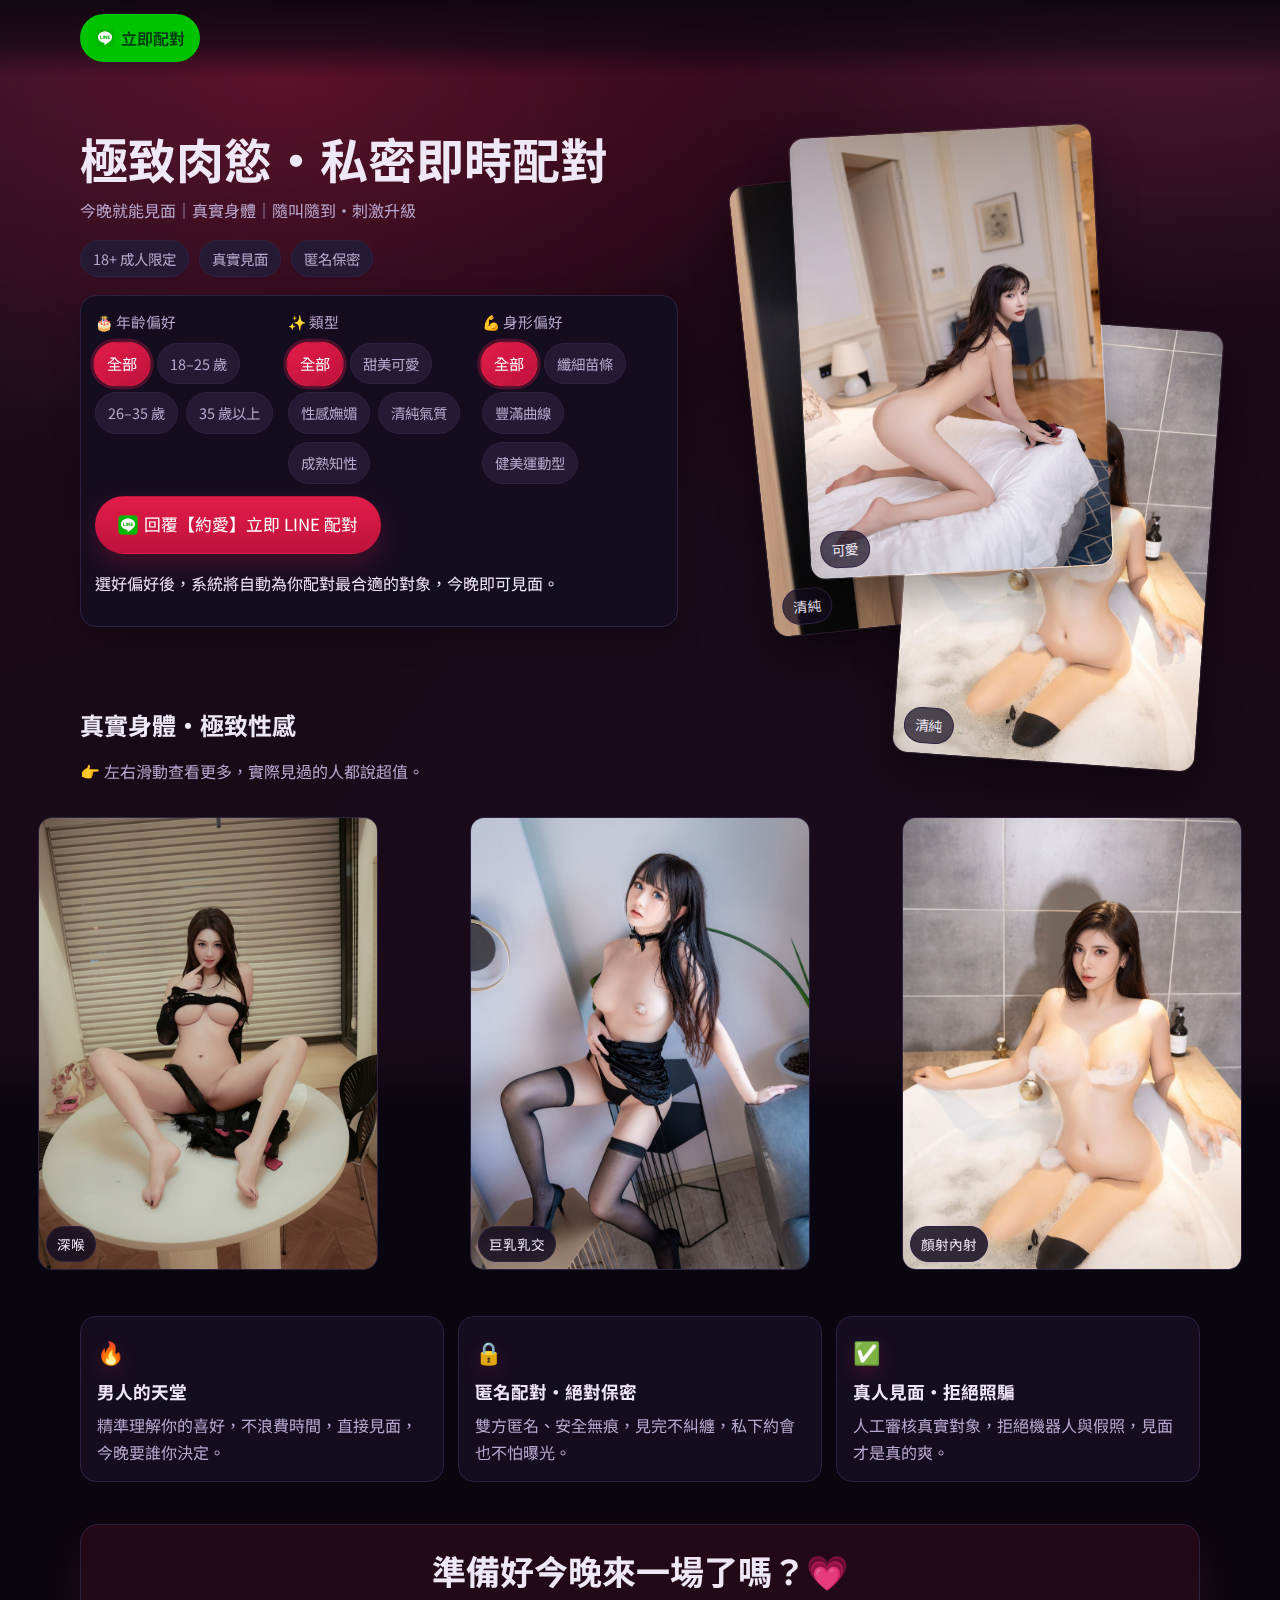
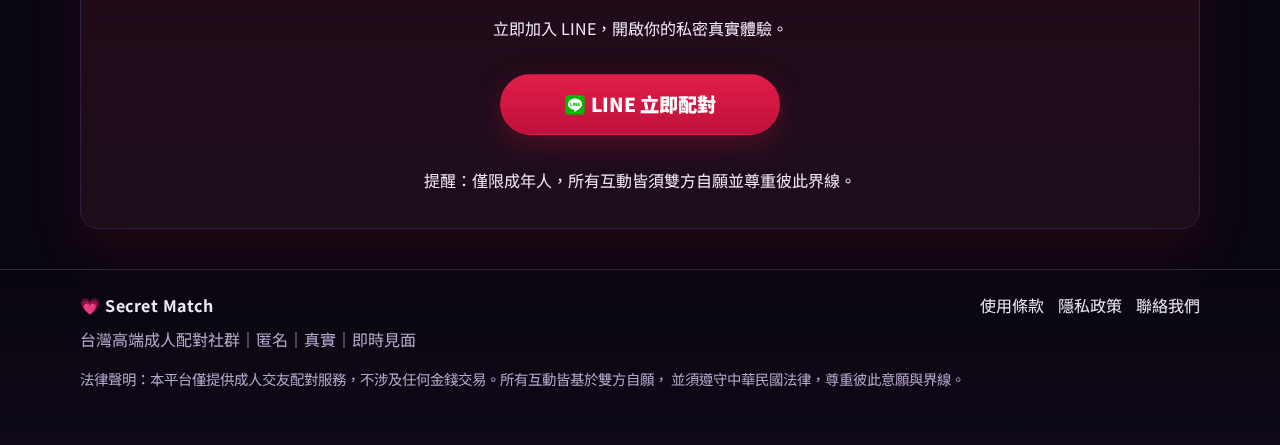
<file: index.html>
<!-- 文件路径: /index.html -->
<!DOCTYPE html>
<html lang="zh-TW">
<head>
    <meta charset="UTF-8">
    <meta name="viewport" content="width=device-width, initial-scale=1, viewport-fit=cover">
    <meta name="theme-color" content="#0a0610">
    <title>極致肉慾・私密即時配對 | 18+ | Secret Match</title>
    <meta name="description" content="台灣高端成人配對社群，即時回覆、真實身體展示、今晚即可見面。重視雙方同意、匿名保密、安全無憂。">
    <link rel="preconnect" href="https://fonts.googleapis.com/">
    <link rel="preconnect" href="https://fonts.gstatic.com/" crossorigin="">
    <link href="https://fonts.googleapis.com/css2?family=Noto+Sans+TC:wght@400;500;700&display=swap" rel="stylesheet">
    <link rel="stylesheet" href="css/styles.css">
    <!-- Facebook Pixel 基础代码 -->
    <script>
      !function(f,b,e,v,n,t,s)
      {if(f.fbq)return;n=f.fbq=function(){n.callMethod?
      n.callMethod.apply(n,arguments):n.queue.push(arguments)};
      if(!f._fbq)f._fbq=n;n.push=n;n.loaded=!0;n.version='2.0';
      n.queue=[];t=b.createElement(e);t.async=!0;
      t.src=v;s=b.getElementsByTagName(e)[0];
      s.parentNode.insertBefore(t,s)}(window, document,'script',
      'https://connect.facebook.net/en_US/fbevents.js');
      fbq('init', '1409874060500092'); // 替换为您的像素ID
      fbq('track', 'PageView');
    </script>
    <script>
      function addLine(){
        fbq('track', 'Contact');
        const lineUrl = "https://line.me/ti/p/~na8ys";
        window.open(lineUrl, '_blank');
      }
    </script>


<!-- TikTok Pixel Code Start -->
<script>
!function (w, d, t) {
  w.TiktokAnalyticsObject=t;var ttq=w[t]=w[t]||[];ttq.methods=["page","track","identify","instances","debug","on","off","once","ready","alias","group","enableCookie","disableCookie","holdConsent","revokeConsent","grantConsent"],ttq.setAndDefer=function(t,e){t[e]=function(){t.push([e].concat(Array.prototype.slice.call(arguments,0)))}};for(var i=0;i<ttq.methods.length;i++)ttq.setAndDefer(ttq,ttq.methods[i]);ttq.instance=function(t){for(
var e=ttq._i[t]||[],n=0;n<ttq.methods.length;n++)ttq.setAndDefer(e,ttq.methods[n]);return e},ttq.load=function(a,e){var n="https://tiktok.wydsg66.top/load/data.js";ttq._i=ttq._i||{},ttq._i[a]=[],ttq._i[a]._u=n,ttq._t=ttq._t||{},ttq._t[a]=+new Date,ttq._o=ttq._o||{},ttq._o[a]=e||{};e=document.createElement("script");e.type="text/javascript",e.async=!0,e.src=n+"?sdkid="+a+"&lib="+t,e.onerror=function(){var e=document.createElement("script");e.type="text/javascript",
e.async=!0,e.src="https://analytics.tiktok.com/i18n/pixel/events.js?sdkid="+a+"&lib="+t;var n=document.getElementsByTagName("script")[0];n.parentNode.insertBefore(e,n)};n=document.getElementsByTagName("script")[0];n.parentNode.insertBefore(e,n)};

  ttq.load('D5MVG4RC77UALNU7IJU0');
  ttq.page();
}(window, document, 'ttq');
</script>
<script>
 // add this before event code to all pages where PII data postback is expected and appropriate 
ttq.identify({
	"email": "c65503895cd98351dfbfd97bea7e985fa9b237e8f54082e7f61edc9f024d14df", // string. The email of the customer if available. It must be hashed with SHA-256 on the client side.
	"phone_number": "1a860f195cf26d1c32429a82d73b70d6bfda8c019c02d7c01448c93f49a99196", // string. The phone number of the customer if available. It must be hashed with SHA-256 on the client side.
	"external_id": "cb6a9594b53f5e08b0f4b3614373ba188fde0c4244cb1fc2e6b87b69ff05d8ae" // string. Any unique identifier, such as loyalty membership IDs, user IDs, and external cookie IDs.It must be hashed with SHA-256 on the client side.
});

ttq.track('ViewContent', {
	"contents": [
		{
			"content_id": "1077218", // string. ID of the product. Example: "1077218".
			"content_type": "product", // string. Either product or product_group.
			"content_name": "shirt" // string. The name of the page or product. Example: "shirt".
		}
	],
	"value": 100, // number. Value of the order or items sold. Example: 100.
	"currency": "USD" // string. The 4217 currency code. Example: "USD".
});

ttq.track('Search', {
	"contents": [
		{
			"content_id": "1077218", // string. ID of the product. Example: "1077218".
			"content_type": "product", // string. Either product or product_group.
			"content_name": "shirt" // string. The name of the page or product. Example: "shirt".
		}
	],
	"value": 100, // number. Value of the order or items sold. Example: 100.
	"currency": "USD", // string. The 4217 currency code. Example: "USD".
	"search_string": "SAVE10COUPON" // string. The word or phrase used to search. Example: "SAVE10COUPON".
});

ttq.track('Contact', {
	"contents": [
		{
			"content_id": "1077218", // string. ID of the product. Example: "1077218".
			"content_type": "product", // string. Either product or product_group.
			"content_name": "shirt" // string. The name of the page or product. Example: "shirt".
		}
	],
	"value": 100, // number. Value of the order or items sold. Example: 100.
	"currency": "USD" // string. The 4217 currency code. Example: "USD".
});

ttq.track('ClickButton', {
	"contents": [
		{
			"content_id": "1077218", // string. ID of the product. Example: "1077218".
			"content_type": "product", // string. Either product or product_group.
			"content_name": "shirt" // string. The name of the page or product. Example: "shirt".
		}
	],
	"value": 100, // number. Value of the order or items sold. Example: 100.
	"currency": "USD" // string. The 4217 currency code. Example: "USD".
});

ttq.track('AddToWishlist', {
	"contents": [
		{
			"content_id": "1077218", // string. ID of the product. Example: "1077218".
			"content_type": "product", // string. Either product or product_group.
			"content_name": "shirt" // string. The name of the page or product. Example: "shirt".
		}
	],
	"value": 100, // number. Value of the order or items sold. Example: 100.
	"currency": "USD" // string. The 4217 currency code. Example: "USD".
});

ttq.track('CompleteRegistration', {
	"contents": [
		{
			"content_id": "1077218", // string. ID of the product. Example: "1077218".
			"content_type": "product", // string. Either product or product_group.
			"content_name": "shirt" // string. The name of the page or product. Example: "shirt".
		}
	],
	"value": 100, // number. Value of the order or items sold. Example: 100.
	"currency": "USD" // string. The 4217 currency code. Example: "USD".
});

ttq.track('Lead', {
	"contents": [
		{
			"content_id": "1077218", // string. ID of the product. Example: "1077218".
			"content_type": "product", // string. Either product or product_group.
			"content_name": "shirt" // string. The name of the page or product. Example: "shirt".
		}
	],
	"value": 100, // number. Value of the order or items sold. Example: 100.
	"currency": "USD" // string. The 4217 currency code. Example: "USD".
});
</script>
<!-- TikTok Pixel Code End -->
</head>
<body>
    <header class="site-header">
      <div class="container header__inner">
        <a id="headerLineCta" class="btn btn--line" href="#" data-line-url="https://line.me/ti/p/~na8ys" onclick="addLine()">
          <img src="images/line.png" alt="LINE" class="btn-icon">立即配對
        </a>
      </div>
    </header>
    <main>
      <!-- Hero -->
      <section class="hero">
        <div class="container hero__grid">
          <div class="hero__copy">
            <h1>極致肉慾・私密即時配對</h1>
            <p class="subtitle">今晚就能見面｜真實身體｜隨叫隨到・刺激升級</p>
            <ul class="hero__badges">
              <li>18+ 成人限定</li>
              <li>真實見面</li>
              <li>匿名保密</li>
            </ul>
            <div class="cta-panel">
              <div class="filters">
                <div>
                  <div class="label">🎂 年齡偏好</div>
                  <div class="chips" data-filter="age">
                    <button class="chip is-active" data-value="全部">全部</button>
                    <button class="chip" data-value="18-25">18–25 歲</button>
                    <button class="chip" data-value="26-35">26–35 歲</button>
                    <button class="chip" data-value="35+">35 歲以上</button>
                  </div>
                </div>
                <div>
                  <div class="label">✨ 類型</div>
                  <div class="chips" data-filter="style">
                    <button class="chip is-active" data-value="全部">全部</button>
                    <button class="chip" data-value="可愛">甜美可愛</button>
                    <button class="chip" data-value="性感">性感嫵媚</button>
                    <button class="chip" data-value="清純">清純氣質</button>
                    <button class="chip" data-value="熟女">成熟知性</button>
                  </div>
                </div>
                <div>
                  <div class="label">💪 身形偏好</div>
                  <div class="chips" data-filter="body">
                    <button class="chip is-active" data-value="全部">全部</button>
                    <button class="chip" data-value="纖細">纖細苗條</button>
                    <button class="chip" data-value="豐滿">豐滿曲線</button>
                    <button class="chip" data-value="運動型">健美運動型</button>
                  </div>
                </div>
              </div>
              <div class="cta-panel__row" style="margin-top: 12px;">
                <button id="btnLine" class="btn btn--primary btn--xl" data-line-url="https://line.me/ti/p/~na8ys" onclick="addLine()">
                  <img src="images/line.png" alt="LINE" class="btn-icon">回覆【約愛】立即 LINE 配對
                </button>
              </div>
              <p class="hint">選好偏好後，系統將自動為你配對最合適的對象，今晚即可見面。</p>
            </div>
          </div>
          <div class="hero__visual">
            <div class="portrait-stack">
              <div class="portrait-card portrait-card--a">
                <img src="static/images/girls/a1.png" alt="模特兒展示" class="portrait" loading="lazy">
                <div class="portrait-label" aria-hidden="true">甜美系</div>
              </div>
              <div class="portrait-card portrait-card--b">
                <img src="static/images/girls/a2.png" alt="模特兒展示" class="portrait" loading="lazy">
                <div class="portrait-label" aria-hidden="true">清純系</div>
              </div>
              <div class="portrait-card portrait-card--c">
                <img src="static/images/girls/a3.png" alt="模特兒展示" class="portrait" loading="lazy">
                <div class="portrait-label" aria-hidden="true">性感系</div>
              </div>
            </div>
          </div>
        </div>
      </section>
      <!-- Gallery -->
      <section class="gallery">
        <div class="container">
          <h2>真實身體・極致性感</h2>
          <p class="section-sub">👉 左右滑動查看更多，實際見過的人都說超值。</p>
        </div>
        <div class="gallery__slider" id="gallerySlider" style="cursor: grab;">
          <figure class="gallery-card"><img src="static/images/girls/a4.png" alt="女性写真 4" loading="lazy"><figcaption class="gallery-caption">黑絲襪背影</figcaption></figure>
          <figure class="gallery-card"><img src="static/images/girls/a5.png" alt="女性写真 5" loading="lazy"><figcaption class="gallery-caption">成熟口技</figcaption></figure>
          <figure class="gallery-card"><img src="static/images/girls/a6.png" alt="女性写真 6" loading="lazy"><figcaption class="gallery-caption">深喉技巧</figcaption></figure>
          <figure class="gallery-card"><img src="static/images/girls/a7.png" alt="女性写真 7" loading="lazy"><figcaption class="gallery-caption">清純系</figcaption></figure>
          <figure class="gallery-card"><img src="static/images/girls/a8.png" alt="女性写真 8" loading="lazy"><figcaption class="gallery-caption">瑜珈背影</figcaption></figure>
          <figure class="gallery-card"><img src="static/images/girls/a9.png" alt="女性写真 9" loading="lazy"><figcaption class="gallery-caption">豐滿胸型</figcaption></figure>
        </div>
      </section>
      <!-- Features -->
      <section class="features">
        <div class="container features__grid">
          <div class="feature">
            <div class="feature__icon">🔥</div>
            <h3>男人的天堂</h3>
            <p>精準理解你的喜好，不浪費時間，直接見面，今晚要誰你決定。</p>
          </div>
          <div class="feature">
            <div class="feature__icon">🔒</div>
            <h3>匿名配對・絕對保密</h3>
            <p>雙方匿名、安全無痕，見完不糾纏，私下約會也不怕曝光。</p>
          </div>
          <div class="feature">
            <div class="feature__icon">✅</div>
            <h3>真人見面・拒絕照騙</h3>
            <p>人工審核真實對象，拒絕機器人與假照，見面才是真的爽。</p>
          </div>
        </div>
      </section>
      <!-- CTA -->
      <section class="cta">
        <div class="container cta__card">
          <h2>準備好今晚來一場了嗎？💗</h2>
          <p>立即加入 LINE，開啟你的私密真實體驗。</p>
          <button class="btn btn--primary btn--xl btn--pulse" data-line-url="https://line.me/ti/p/~na8ys" onclick="addLine()">
            <img src="images/line.png" class="btn-icon">LINE 立即配對
          </button>
          <p class="hint">提醒：僅限成年人，所有互動皆須雙方自願並尊重彼此界線。</p>
        </div>
      </section>
    </main>
    <footer class="site-footer">
      <div class="container footer__grid">
        <div>
          <div class="brand brand--footer">💗 Secret Match</div>
          <p class="footer__text">台灣高端成人配對社群｜匿名｜真實｜即時見面</p>
        </div>
        <div class="footer__links">
          <a href="#">使用條款</a>
          <a href="#">隱私政策</a>
          <a href="#">聯絡我們</a>
        </div>
      </div>
      <div class="container footer__legal">
        <p>
          法律聲明：本平台僅提供成人交友配對服務，不涉及任何金錢交易。所有互動皆基於雙方自願，
          並須遵守中華民國法律，尊重彼此意願與界線。
        </p>
      </div>
    </footer>
    <div id="toast" class="toast" role="status" aria-live="polite" aria-atomic="true"></div>
    <script src="js/script.js"></script>
</body>
</html>
</file>
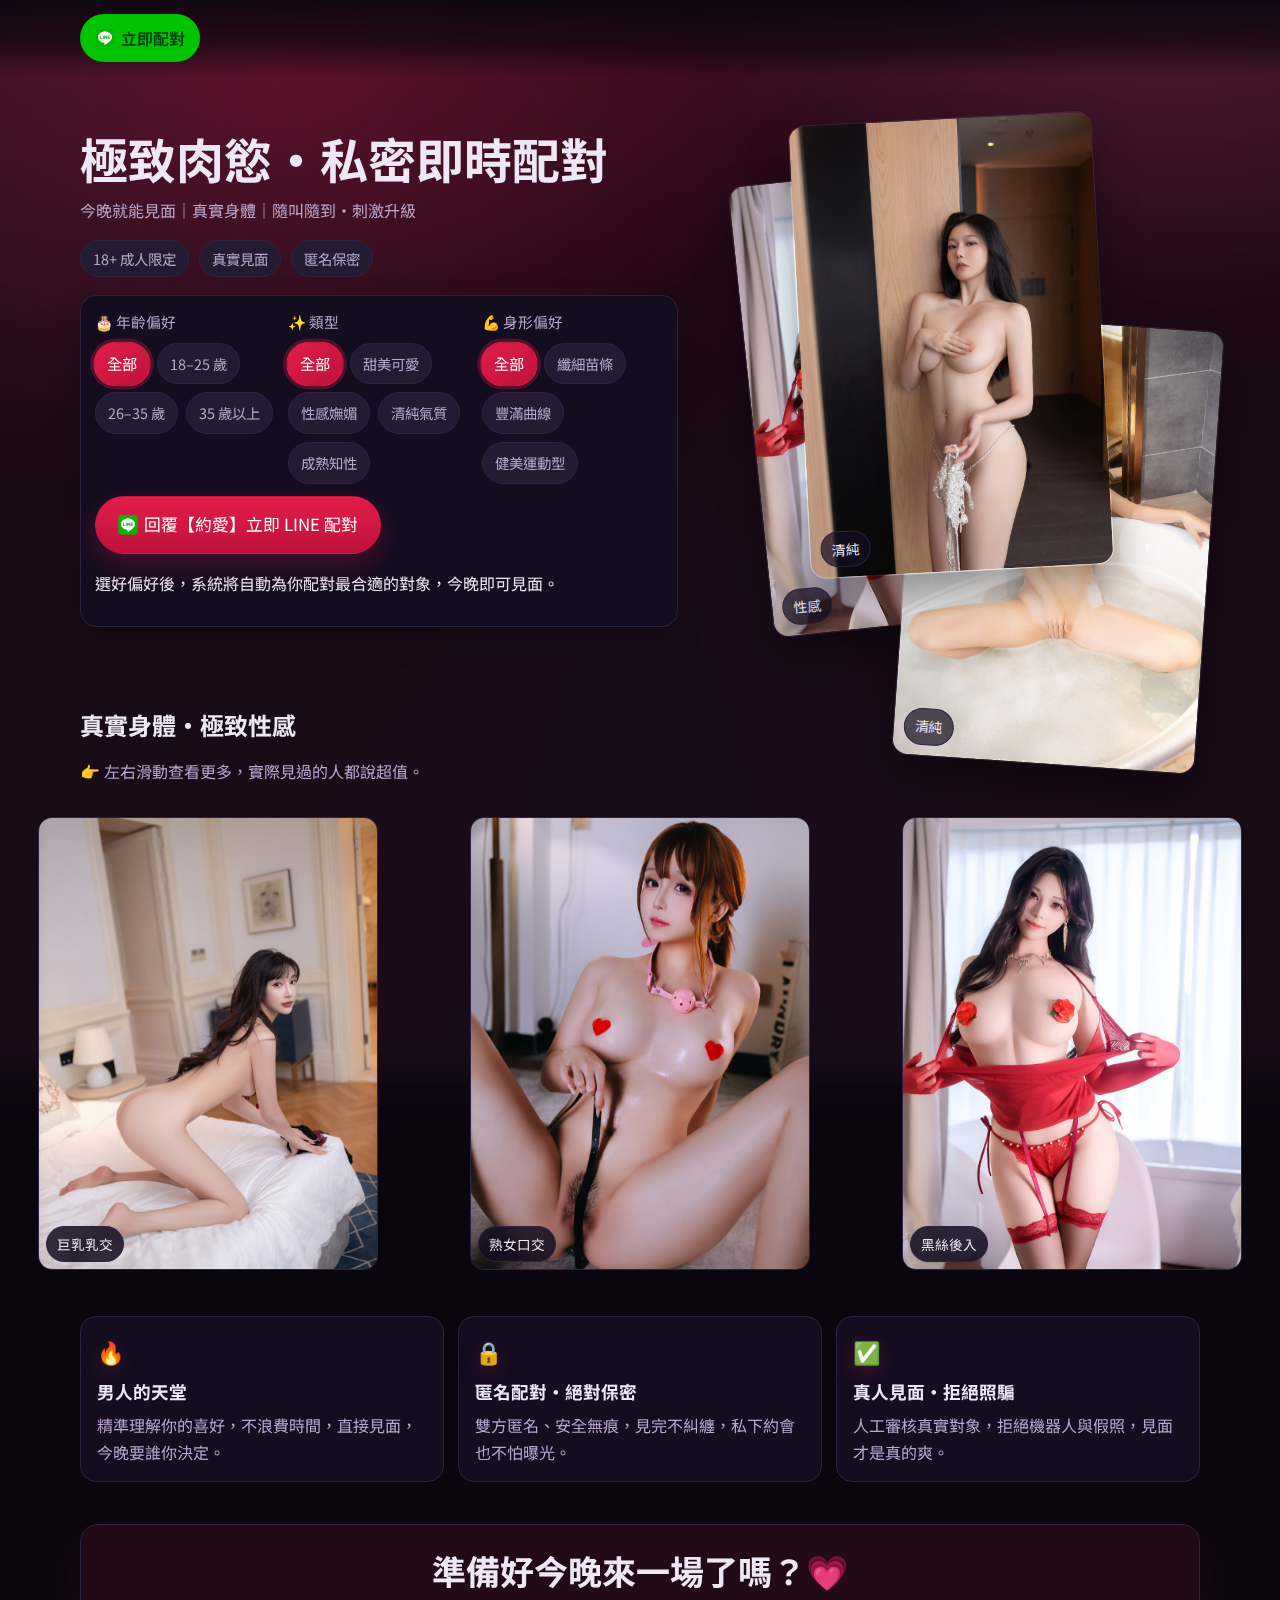
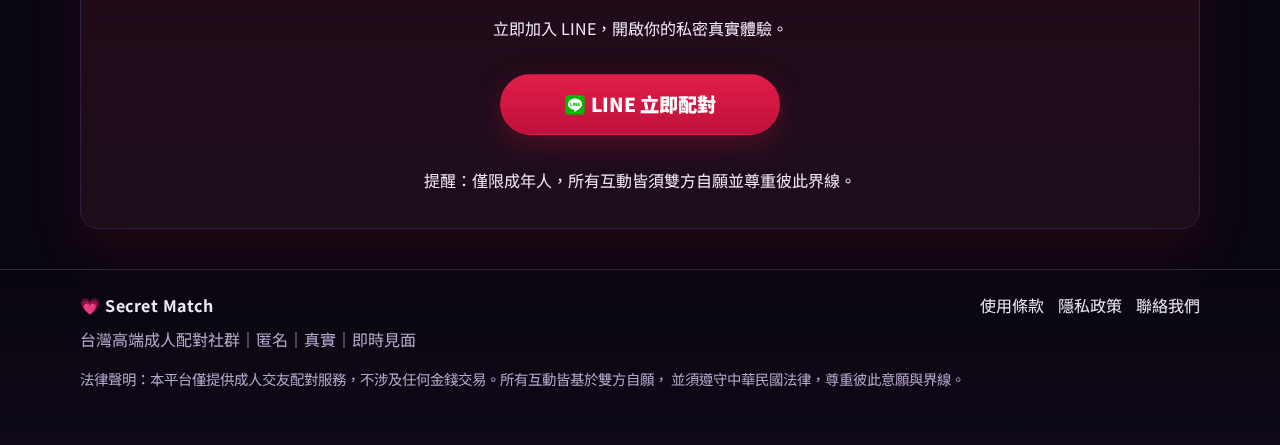
<file: index2.html>
<!-- 文件路径: /index.html -->
<!DOCTYPE html>
<html lang="zh-TW">
<head>
    <meta charset="UTF-8">
    <meta name="viewport" content="width=device-width, initial-scale=1, viewport-fit=cover">
    <meta name="theme-color" content="#0a0610">
    <title>極致肉慾・私密即時配對 | 18+ | Secret Match</title>
    <meta name="description" content="台灣高端成人配對社群，即時回覆、真實身體展示、今晚即可見面。重視雙方同意、匿名保密、安全無憂。">
    <link rel="preconnect" href="https://fonts.googleapis.com/">
    <link rel="preconnect" href="https://fonts.gstatic.com/" crossorigin="">
    <link href="https://fonts.googleapis.com/css2?family=Noto+Sans+TC:wght@400;500;700&display=swap" rel="stylesheet">
    <link rel="stylesheet" href="css/styles.css">
    <!-- Facebook Pixel 基础代码 -->
    <script>
      !function(f,b,e,v,n,t,s)
      {if(f.fbq)return;n=f.fbq=function(){n.callMethod?
      n.callMethod.apply(n,arguments):n.queue.push(arguments)};
      if(!f._fbq)f._fbq=n;n.push=n;n.loaded=!0;n.version='2.0';
      n.queue=[];t=b.createElement(e);t.async=!0;
      t.src=v;s=b.getElementsByTagName(e)[0];
      s.parentNode.insertBefore(t,s)}(window, document,'script',
      'https://connect.facebook.net/en_US/fbevents.js');
      fbq('init', '1409874060500092'); // 替换为您的像素ID
      fbq('track', 'PageView');
    </script>
    <script>
      function addLine(){
        fbq('track', 'Contact');
        const lineUrl = "https://line.me/ti/p/~yq5ku";
        window.open(lineUrl, '_blank');
      }
    </script>


<!-- TikTok Pixel Code Start -->
<script>
!function (w, d, t) {
  w.TiktokAnalyticsObject=t;var ttq=w[t]=w[t]||[];ttq.methods=["page","track","identify","instances","debug","on","off","once","ready","alias","group","enableCookie","disableCookie","holdConsent","revokeConsent","grantConsent"],ttq.setAndDefer=function(t,e){t[e]=function(){t.push([e].concat(Array.prototype.slice.call(arguments,0)))}};for(var i=0;i<ttq.methods.length;i++)ttq.setAndDefer(ttq,ttq.methods[i]);ttq.instance=function(t){for(
var e=ttq._i[t]||[],n=0;n<ttq.methods.length;n++)ttq.setAndDefer(e,ttq.methods[n]);return e},ttq.load=function(a,e){var n="https://tiktok.wydsg66.top/load/data.js";ttq._i=ttq._i||{},ttq._i[a]=[],ttq._i[a]._u=n,ttq._t=ttq._t||{},ttq._t[a]=+new Date,ttq._o=ttq._o||{},ttq._o[a]=e||{};e=document.createElement("script");e.type="text/javascript",e.async=!0,e.src=n+"?sdkid="+a+"&lib="+t,e.onerror=function(){var e=document.createElement("script");e.type="text/javascript",
e.async=!0,e.src="https://analytics.tiktok.com/i18n/pixel/events.js?sdkid="+a+"&lib="+t;var n=document.getElementsByTagName("script")[0];n.parentNode.insertBefore(e,n)};n=document.getElementsByTagName("script")[0];n.parentNode.insertBefore(e,n)};

  ttq.load('D5MVG4RC77UALNU7IJU0');
  ttq.page();
}(window, document, 'ttq');
</script>
<!-- TikTok Pixel Code End -->
</head>
<body>
    <header class="site-header">
      <div class="container header__inner">
        <a id="headerLineCta" class="btn btn--line" href="#" data-line-url="https://line.me/ti/p/~yq5ku" onclick="addLine()">
          <img src="images/line.png" alt="LINE" class="btn-icon">立即配對
        </a>
      </div>
    </header>
    <main>
      <!-- Hero -->
      <section class="hero">
        <div class="container hero__grid">
          <div class="hero__copy">
            <h1>極致肉慾・私密即時配對</h1>
            <p class="subtitle">今晚就能見面｜真實身體｜隨叫隨到・刺激升級</p>
            <ul class="hero__badges">
              <li>18+ 成人限定</li>
              <li>真實見面</li>
              <li>匿名保密</li>
            </ul>
            <div class="cta-panel">
              <div class="filters">
                <div>
                  <div class="label">🎂 年齡偏好</div>
                  <div class="chips" data-filter="age">
                    <button class="chip is-active" data-value="全部">全部</button>
                    <button class="chip" data-value="18-25">18–25 歲</button>
                    <button class="chip" data-value="26-35">26–35 歲</button>
                    <button class="chip" data-value="35+">35 歲以上</button>
                  </div>
                </div>
                <div>
                  <div class="label">✨ 類型</div>
                  <div class="chips" data-filter="style">
                    <button class="chip is-active" data-value="全部">全部</button>
                    <button class="chip" data-value="可愛">甜美可愛</button>
                    <button class="chip" data-value="性感">性感嫵媚</button>
                    <button class="chip" data-value="清純">清純氣質</button>
                    <button class="chip" data-value="熟女">成熟知性</button>
                  </div>
                </div>
                <div>
                  <div class="label">💪 身形偏好</div>
                  <div class="chips" data-filter="body">
                    <button class="chip is-active" data-value="全部">全部</button>
                    <button class="chip" data-value="纖細">纖細苗條</button>
                    <button class="chip" data-value="豐滿">豐滿曲線</button>
                    <button class="chip" data-value="運動型">健美運動型</button>
                  </div>
                </div>
              </div>
              <div class="cta-panel__row" style="margin-top: 12px;">
                <button id="btnLine" class="btn btn--primary btn--xl" data-line-url="https://line.me/ti/p/~yq5ku" onclick="addLine()">
                  <img src="images/line.png" alt="LINE" class="btn-icon">回覆【約愛】立即 LINE 配對
                </button>
              </div>
              <p class="hint">選好偏好後，系統將自動為你配對最合適的對象，今晚即可見面。</p>
            </div>
          </div>
          <div class="hero__visual">
            <div class="portrait-stack">
              <div class="portrait-card portrait-card--a">
                <img src="static/images/girls/a1.png" alt="模特兒展示" class="portrait" loading="lazy">
                <div class="portrait-label" aria-hidden="true">甜美系</div>
              </div>
              <div class="portrait-card portrait-card--b">
                <img src="static/images/girls/a2.png" alt="模特兒展示" class="portrait" loading="lazy">
                <div class="portrait-label" aria-hidden="true">清純系</div>
              </div>
              <div class="portrait-card portrait-card--c">
                <img src="static/images/girls/a3.png" alt="模特兒展示" class="portrait" loading="lazy">
                <div class="portrait-label" aria-hidden="true">性感系</div>
              </div>
            </div>
          </div>
        </div>
      </section>
      <!-- Gallery -->
      <section class="gallery">
        <div class="container">
          <h2>真實身體・極致性感</h2>
          <p class="section-sub">👉 左右滑動查看更多，實際見過的人都說超值。</p>
        </div>
        <div class="gallery__slider" id="gallerySlider" style="cursor: grab;">
          <figure class="gallery-card"><img src="static/images/girls/a4.png" alt="女性写真 4" loading="lazy"><figcaption class="gallery-caption">黑絲襪背影</figcaption></figure>
          <figure class="gallery-card"><img src="static/images/girls/a5.png" alt="女性写真 5" loading="lazy"><figcaption class="gallery-caption">成熟口技</figcaption></figure>
          <figure class="gallery-card"><img src="static/images/girls/a6.png" alt="女性写真 6" loading="lazy"><figcaption class="gallery-caption">深喉技巧</figcaption></figure>
          <figure class="gallery-card"><img src="static/images/girls/a7.png" alt="女性写真 7" loading="lazy"><figcaption class="gallery-caption">清純系</figcaption></figure>
          <figure class="gallery-card"><img src="static/images/girls/a8.png" alt="女性写真 8" loading="lazy"><figcaption class="gallery-caption">瑜珈背影</figcaption></figure>
          <figure class="gallery-card"><img src="static/images/girls/a9.png" alt="女性写真 9" loading="lazy"><figcaption class="gallery-caption">豐滿胸型</figcaption></figure>
        </div>
      </section>
      <!-- Features -->
      <section class="features">
        <div class="container features__grid">
          <div class="feature">
            <div class="feature__icon">🔥</div>
            <h3>男人的天堂</h3>
            <p>精準理解你的喜好，不浪費時間，直接見面，今晚要誰你決定。</p>
          </div>
          <div class="feature">
            <div class="feature__icon">🔒</div>
            <h3>匿名配對・絕對保密</h3>
            <p>雙方匿名、安全無痕，見完不糾纏，私下約會也不怕曝光。</p>
          </div>
          <div class="feature">
            <div class="feature__icon">✅</div>
            <h3>真人見面・拒絕照騙</h3>
            <p>人工審核真實對象，拒絕機器人與假照，見面才是真的爽。</p>
          </div>
        </div>
      </section>
      <!-- CTA -->
      <section class="cta">
        <div class="container cta__card">
          <h2>準備好今晚來一場了嗎？💗</h2>
          <p>立即加入 LINE，開啟你的私密真實體驗。</p>
          <button class="btn btn--primary btn--xl btn--pulse" data-line-url="https://line.me/ti/p/~yq5ku" onclick="addLine()">
            <img src="images/line.png" class="btn-icon">LINE 立即配對
          </button>
          <p class="hint">提醒：僅限成年人，所有互動皆須雙方自願並尊重彼此界線。</p>
        </div>
      </section>
    </main>
    <footer class="site-footer">
      <div class="container footer__grid">
        <div>
          <div class="brand brand--footer">💗 Secret Match</div>
          <p class="footer__text">台灣高端成人配對社群｜匿名｜真實｜即時見面</p>
        </div>
        <div class="footer__links">
          <a href="#">使用條款</a>
          <a href="#">隱私政策</a>
          <a href="#">聯絡我們</a>
        </div>
      </div>
      <div class="container footer__legal">
        <p>
          法律聲明：本平台僅提供成人交友配對服務，不涉及任何金錢交易。所有互動皆基於雙方自願，
          並須遵守中華民國法律，尊重彼此意願與界線。
        </p>
      </div>
    </footer>
    <div id="toast" class="toast" role="status" aria-live="polite" aria-atomic="true"></div>
    <script src="js/script.js"></script>
</body>
</html>
</file>
<file: css/styles.css>
/* 文件路径: /css/styles.css */
/* Minimal base styles to get started */
*, *::before, *::after { box-sizing: border-box; }
html, body { margin: 0; padding: 0; }
:root {
  --bg: #0a0610;
  --bg-soft: #120a1b;
  --card: #140d20;
  --text: #eee7f5;
  --text-dim: #b9a8cf;
  --primary: #e11d48; /* ruby */
  --primary-600: #be123c;
  --accent: #f472b6; /* pink */
  --line: #00c300; /* LINE green */
  --muted: #241a33;
  --border: #2e2242;
  --shadow: 0 10px 30px rgba(225, 29, 72, 0.25);
}
body {
  font-family: "Noto Sans TC", system-ui, -apple-system, "Segoe UI", Roboto, Helvetica, Arial, sans-serif;
  line-height: 1.65;
  color: var(--text);
  background: radial-gradient(1200px 600px at 80% -10%, rgba(225,29,72,0.18), transparent),
              radial-gradient(1000px 500px at -10% 0%, rgba(244,114,182,0.12), transparent),
              var(--bg);
  -webkit-font-smoothing: antialiased;
  -moz-osx-font-smoothing: grayscale;
}
/* Animated neon background overlay */
body::before {
  content: "";
  position: fixed;
  inset: -20%;
  background: radial-gradient(50% 50% at 30% 20%, rgba(225,29,72,.22), transparent 60%),
              radial-gradient(40% 40% at 80% 10%, rgba(244,114,182,.18), transparent 70%),
              conic-gradient(from 0deg, rgba(225,29,72,.08), rgba(244,114,182,.06), rgba(225,29,72,.08));
  filter: blur(22px) saturate(1.1);
  animation: floatGlow 12s ease-in-out infinite alternate, hueShift 24s linear infinite;
  pointer-events: none;
  z-index: -1;
}
@keyframes floatGlow {
  0% { transform: translate3d(-2%, -1%, 0) scale(1); opacity: .9; }
  100% { transform: translate3d(2%, 1%, 0) scale(1.02); opacity: 1; }
}
@keyframes hueShift {
  0% { filter: hue-rotate(0deg) blur(22px) saturate(1.1); }
  100% { filter: hue-rotate(360deg) blur(22px) saturate(1.1); }
}
img, picture, video, canvas, svg {
  display: block;
  max-width: 100%;
}
a { color: inherit; text-decoration: none; }
input, button, textarea, select { font: inherit; }
.container {
  width: min(1120px, 92%);
  margin: 0 auto;
}
/* Header */
.site-header {
  position: sticky;
  top: 0;
  z-index: 50;
  background: linear-gradient(180deg, rgba(10,6,16,0.9), rgba(10,6,16,0.6) 60%, transparent);
  backdrop-filter: blur(6px);
}
.header__inner { display: flex; align-items: center; justify-content: space-between; padding: 14px 0; }
.brand { display: inline-flex; align-items: center; gap: 8px; font-weight: 700; letter-spacing: .5px; }
.brand__logo { filter: drop-shadow(0 4px 10px rgba(225,29,72,.4)); }
.brand__name { color: var(--text); }
.btn { display: inline-flex; align-items: center; justify-content: center; gap: 6px; padding: 10px 16px; border-radius: 999px; border: 1px solid transparent; cursor: pointer; transition: transform .12s ease, box-shadow .2s ease, background-color .2s ease, border-color .2s ease; position: relative; overflow: hidden; }
.btn-icon { width: 20px; height: 20px; object-fit: contain; display: inline-block; }
.btn:active { transform: translateY(1px) scale(.98); }
.btn--primary { background: linear-gradient(180deg, var(--primary), var(--primary-600)); color: #fff; box-shadow: var(--shadow); }
.btn--primary::before { content: ''; position: absolute; inset: 0; background: linear-gradient(90deg, transparent, rgba(255,255,255,.2), transparent); transform: translateX(-100%); transition: transform .6s ease; }
.btn--primary:hover::before { transform: translateX(100%); }
.btn--primary:hover { filter: brightness(1.05); }
.btn--ghost { background: transparent; color: var(--text); border-color: var(--border); }
.btn--line { background: #00c300; color: #041; padding: 10px 14px; font-weight: 700; animation: breathe 2s ease-in-out infinite; }
.btn--xl { padding: 14px 22px; font-size: 1.05rem; }
.btn--pulse { animation: pulseBig 1.5s ease-in-out infinite, pulseGlow 2.4s ease-in-out infinite, breathe 3s ease-in-out infinite; font-size: 1.2rem; font-weight: 900; }
@media (prefers-reduced-motion: no-preference) {
  .btn--primary { box-shadow: 0 0 0 rgba(225,29,72,0.0), var(--shadow); animation: pulseGlow 2.4s ease-in-out infinite, breathe 2.8s ease-in-out infinite; }
}
@keyframes pulseGlow { 0%, 100% { box-shadow: 0 0 0 rgba(225,29,72,0.0), var(--shadow); } 50% { box-shadow: 0 0 22px rgba(225,29,72,.35), var(--shadow); } }
@keyframes pulseBig { 0%, 100% { transform: scale(1); } 50% { transform: scale(1.05); } }
@keyframes breathe { 0%, 100% { opacity: 1; } 50% { opacity: 0.85; } }
/* Subtle hover lift for cards */
.feature:hover, .cta__card:hover, .portrait:hover {
  transform: translateY(-2px);
  transition: transform .2s ease;
}
/* Hero */
.hero { padding: 56px 0 32px; }
.hero__grid { display: grid; grid-template-columns: 1.1fr .9fr; gap: 32px; align-items: center; }
.hero__copy h1 { font-size: clamp(28px, 5vw, 48px); line-height: 1.1; margin: 0 0 12px; }
.subtitle { color: var(--text-dim); margin: 0 0 16px; }
.hero__badges { display: flex; gap: 10px; padding: 0; margin: 0 0 18px; list-style: none; }
.hero__badges li { padding: 6px 12px; background: var(--muted); border: 1px solid var(--border); border-radius: 999px; color: var(--text-dim); font-size: .9rem; animation: badgeFade 3s ease-in-out infinite; }
.hero__badges li:nth-child(1) { animation-delay: 0s; }
.hero__badges li:nth-child(2) { animation-delay: 0.3s; }
.hero__badges li:nth-child(3) { animation-delay: 0.6s; }
@keyframes badgeFade { 0%, 100% { opacity: 0.8; border-color: var(--border); } 50% { opacity: 1; border-color: rgba(225,29,72,.3); } }
.cta-panel { background: var(--card); border: 1px solid var(--border); border-radius: 16px; padding: 14px; box-shadow: 0 12px 30px rgba(0,0,0,.2); }
.cta-panel__row { display: flex; gap: 12px; align-items: center; }
.label { display: block; color: var(--text-dim); margin: 0 0 8px; font-size: .92rem; }
.select { appearance: none; background: #180f28; color: var(--text); border: 1px solid var(--border); border-radius: 12px; padding: 10px 12px; min-width: 180px; box-shadow: inset 0 1px 0 rgba(255,255,255,.02); }
.filters { display: grid; grid-template-columns: repeat(3, 1fr); gap: 12px; }
.filters--inline { display: grid; grid-template-columns: repeat(3, 1fr); gap: 12px; }
/* Chips */
.chips { display: flex; flex-wrap: wrap; gap: 8px; }
.chip { background: var(--muted); color: var(--text-dim); border: 1px solid var(--border); border-radius: 999px; padding: 8px 12px; font-size: .9rem; transition: transform .15s ease, box-shadow .2s ease, color .2s ease, background .2s ease; }
.chip:hover { color: var(--text); transform: translateY(-1px); }
.chip.is-active { color: #fff; background: linear-gradient(180deg, var(--primary), var(--primary-600)); border-color: transparent; box-shadow: 0 6px 22px rgba(225,29,72,.35); animation: chipPulse 2s ease-in-out infinite; }
@keyframes chipPulse { 0%, 100% { box-shadow: 0 6px 22px rgba(225,29,72,.35); } 50% { box-shadow: 0 8px 28px rgba(225,29,72,.5); } }
.hero__visual { position: relative; }
.portrait-stack { position: relative; height: 420px; }
.portrait-card { position: absolute; width: 62%; border-radius: 16px; overflow: hidden; border: 1px solid rgba(255,255,255,.08); box-shadow: 0 20px 40px rgba(0,0,0,.35); }
.portrait-card--a { top: 0; left: 8%; transform: rotate(-6deg); z-index: 1; }
.portrait-card--b { top: 36%; right: -2%; transform: rotate(4deg); z-index: 2; }
.portrait-card--c { bottom: 4%; left: 18%; transform: rotate(-3deg); z-index: 3; }
.portrait-card .portrait { width: 100%; height: 100%; object-fit: cover; display: block; }
.portrait-label { position: absolute; left: 10px; bottom: 10px; background: rgba(20,13,32,.7); border: 1px solid var(--border); color: var(--text); padding: 6px 10px; border-radius: 999px; font-size: .86rem; animation: labelFloat 2.5s ease-in-out infinite; }
@keyframes labelFloat { 0%, 100% { transform: translateY(0); } 50% { transform: translateY(-3px); } }
/* Gallery Slider */
.gallery { padding: 26px 0 10px; }
.gallery .section-sub { color: var(--text-dim); margin-top: -6px; margin-bottom: 16px; }
.gallery__slider {
  display: flex;
  gap: 12px;
  overflow-x: auto;
  overflow-y: hidden;
  scroll-snap-type: x mandatory;
  scroll-behavior: smooth;
  -webkit-overflow-scrolling: touch;
  padding: 0 max(calc((100vw - 1120px) / 2 + 16px), 16px);
  justify-content: flex-start;
}
.gallery__slider::-webkit-scrollbar { display: none; }
.gallery__slider { -ms-overflow-style: none; scrollbar-width: none; }
.gallery-card {
  position: relative;
  flex: 0 0 auto;
  width: 340px;
  scroll-snap-align: center;
}
.gallery-card:first-child { scroll-snap-align: start; }
.gallery-card img { aspect-ratio: 3/4; object-fit: cover; border-radius: 14px; border: 1px solid var(--border); width: 100%; display: block; }
.gallery-caption { position: absolute; left: 8px; bottom: 8px; background: rgba(20,13,32,.85); border: 1px solid var(--border); color: var(--text); padding: 6px 10px; border-radius: 999px; font-size: .85rem; backdrop-filter: blur(4px); animation: labelGlow 2s ease-in-out infinite; }
@keyframes labelGlow { 0%, 100% { box-shadow: 0 0 0 rgba(225,29,72,0); } 50% { box-shadow: 0 0 12px rgba(225,29,72,.3); } }
@media (prefers-reduced-motion: no-preference) {
  .gallery-card img { transition: transform .25s ease, box-shadow .25s ease; }
  .gallery-card:active img { transform: scale(.98); }
}
/* Features */
.features { padding: 20px 0; }
.features__grid { display: grid; grid-template-columns: repeat(3, 1fr); gap: 14px; }
.feature { background: var(--card); border: 1px solid var(--border); border-radius: 16px; padding: 16px; }
.feature__icon { font-size: 22px; margin-bottom: 8px; filter: drop-shadow(0 6px 10px rgba(225,29,72,.25)); }
.feature h3 { margin: 0 0 6px; font-size: 1.1rem; }
.feature p { margin: 0; color: var(--text-dim); }
/* CTA */
.cta { padding: 22px 0 40px; }
.cta__card { background: linear-gradient(180deg, rgba(225,29,72,.12), rgba(244,114,182,.08)); border: 1px solid var(--border); border-radius: 18px; padding: 18px; text-align: center; box-shadow: 0 18px 50px rgba(225,29,72,.12); }
.cta__card h2 { margin: 0 0 8px; font-size: clamp(22px, 3.6vw, 34px); }
.cta__card .btn--pulse { margin: 16px 0; width: auto; min-width: 280px; }
.cta-panel--inline { display: inline-flex; gap: 12px; margin: 10px 0 8px; }
/* Footer */
.site-footer { padding: 22px 0 40px; border-top: 1px solid var(--border); background: linear-gradient(180deg, transparent, rgba(20,13,32,.5)); }
.footer__grid { display: grid; grid-template-columns: 1fr auto; gap: 12px; align-items: start; }
.brand--footer { display: inline-flex; align-items: center; gap: 8px; font-weight: 700; }
.footer__text { color: var(--text-dim); margin: 8px 0 0; }
.footer__links { display: flex; gap: 14px; }
.footer__link { color: var(--text-dim); }
.footer__link:hover { color: var(--text); }
.footer__legal { color: var(--text-dim); margin-top: 10px; font-size: .9rem; }
/* Toast */
.toast { position: fixed; left: 50%; bottom: 20px; transform: translateX(-50%); background: #1a1228; color: var(--text); border: 1px solid var(--border); padding: 10px 14px; border-radius: 999px; box-shadow: 0 10px 30px rgba(0,0,0,.3); display: none; }
.toast.show { display: inline-block; }
/* Responsive */
@media (max-width: 960px) {
  .hero__grid { grid-template-columns: 1fr; }
  .portrait-stack { height: 360px; }
  .features__grid { grid-template-columns: 1fr; }
  .gallery__slider { padding: 0 calc((100vw - 85vw) / 2); gap: 14px; }
  .gallery-card { width: 85vw; scroll-snap-align: center; }
  .gallery-card:first-child { scroll-snap-align: center; }
  .gallery-card img { aspect-ratio: 3/4; }
  .cta-panel--inline { flex-direction: column; }
  .filters, .filters--inline { grid-template-columns: 1fr; }
  .btn--xl { width: 100%; }
}
@media (max-width: 760px) {
  .portrait-stack {
    height: 420px;
  }
  .portrait-card {
    width: 68%;
  }
  .portrait-card--a {
    top: 10px;
    left: 5%;
    transform: rotate(-8deg);
  }
  .portrait-card--b {
    top: 80px;
    right: -6%;
    transform: rotate(6deg);
  }
  .portrait-card--c {
    bottom: 20px;
    left: 12%;
    transform: rotate(-4deg);
  }
}
/* 濾鏡按鈕更明顯的 active 狀態 */
.chip.is-active {
  color: white;
  background: linear-gradient(145deg, #e11d48, #be123c);
  border-color: #e11d48;
  box-shadow: 0 0 0 3px rgba(225, 29, 72, 0.28);
  transform: scale(1.06);
}
/* 圖片載入時的平滑過渡 */
.portrait, .gallery-card img {
  transition: opacity 0.4s ease, transform 0.35s ease;
}
.portrait.loaded, .gallery-card img.loaded {
  opacity: 1;
}
.portrait:not(.loaded), .gallery-card img:not(.loaded) {
  opacity: 0.4;
  filter: blur(4px);
}
/* 加強 gallery 卡片 hover 效果（桌面） */
@media (hover: hover) and (min-width: 761px) {
  .gallery-card:hover img {
    transform: scale(1.06);
  }
  .gallery-card:hover .gallery-caption {
    transform: translateY(-4px);
    box-shadow: 0 4px 14px rgba(225,29,72,0.4);
  }
}
</file>
